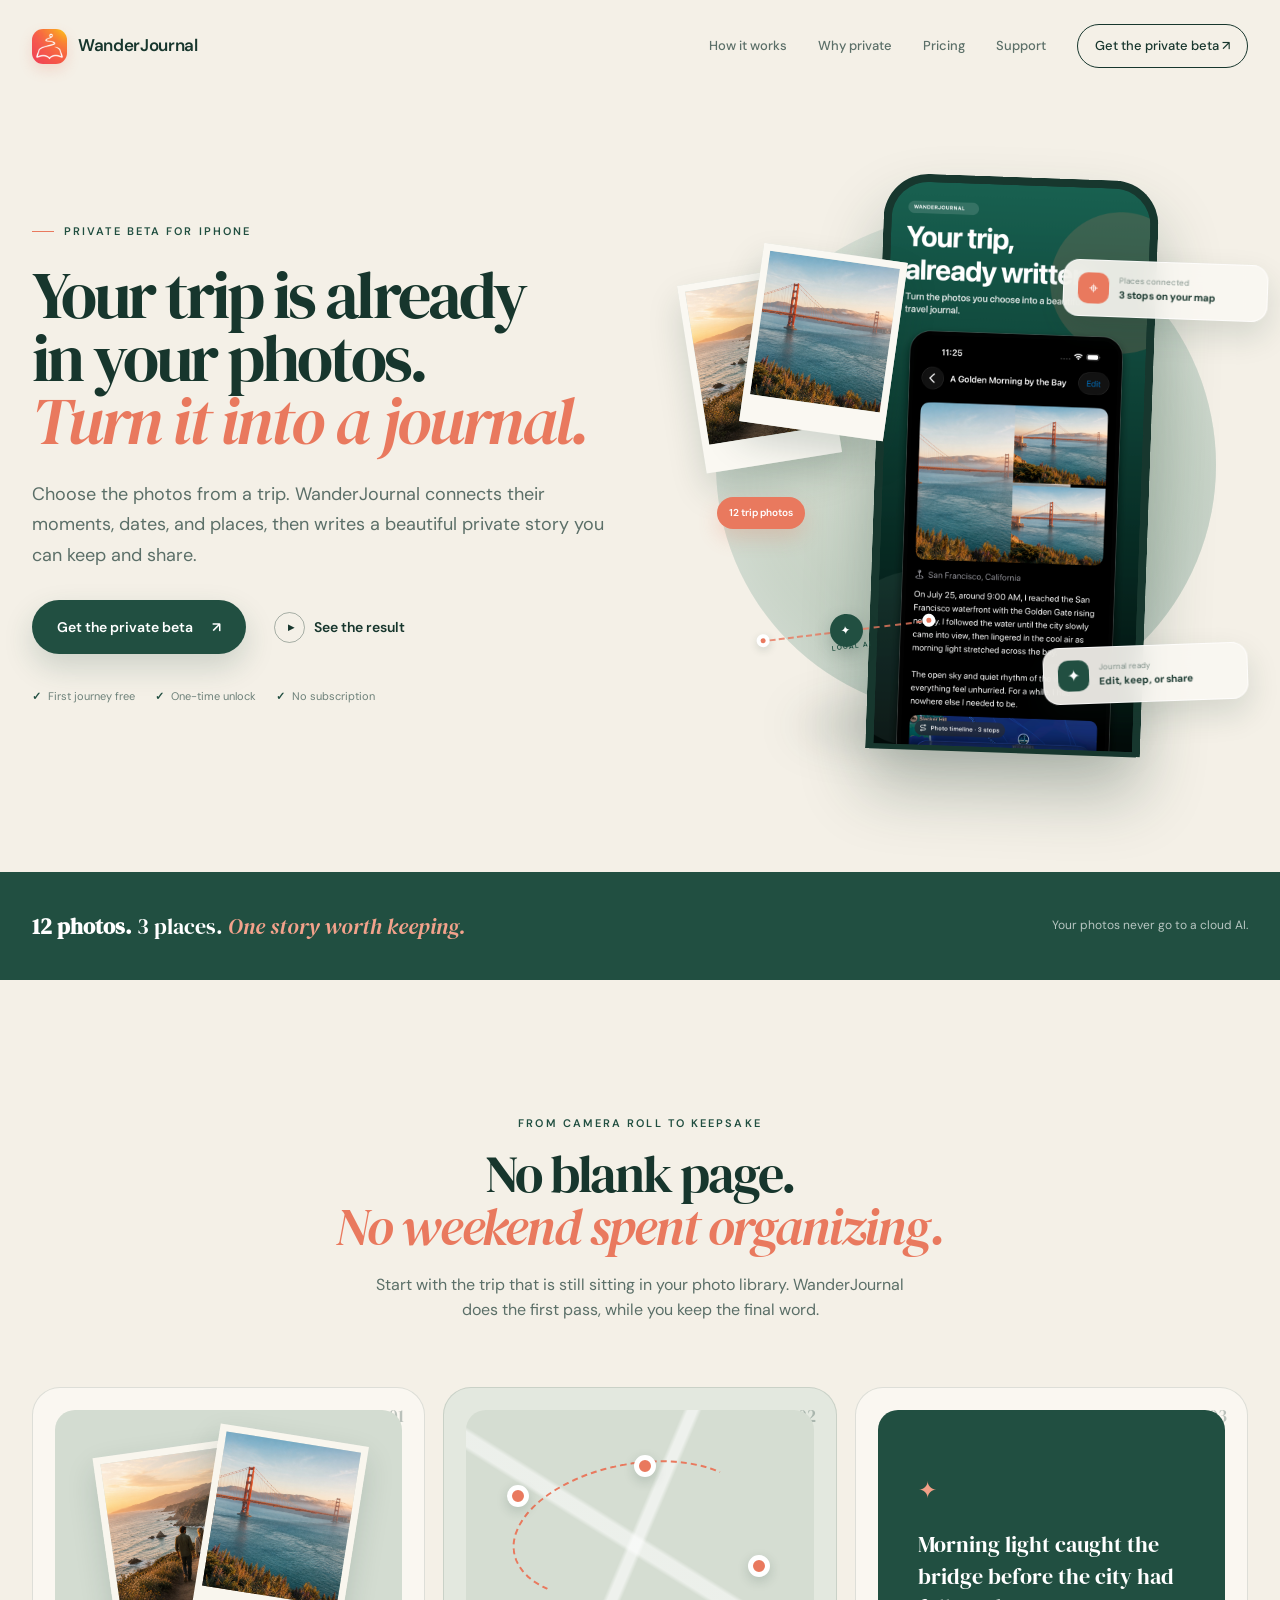
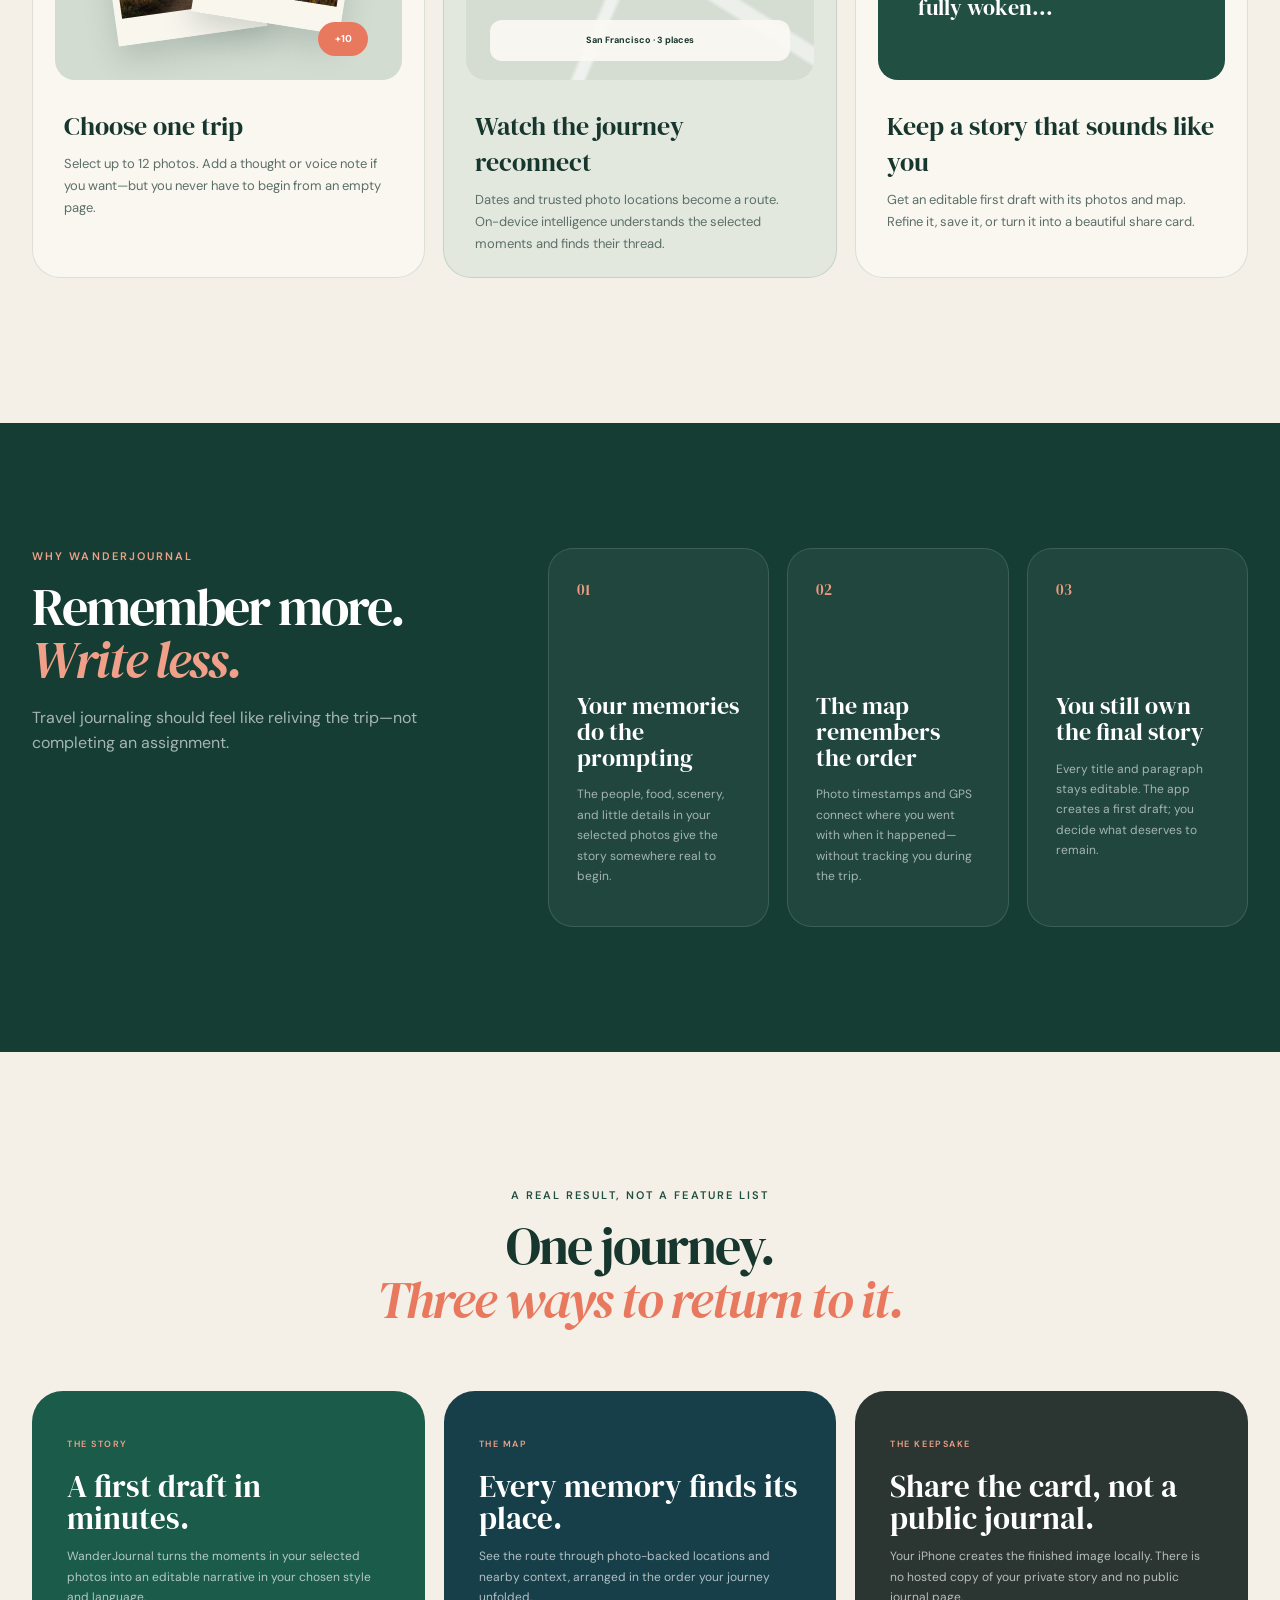
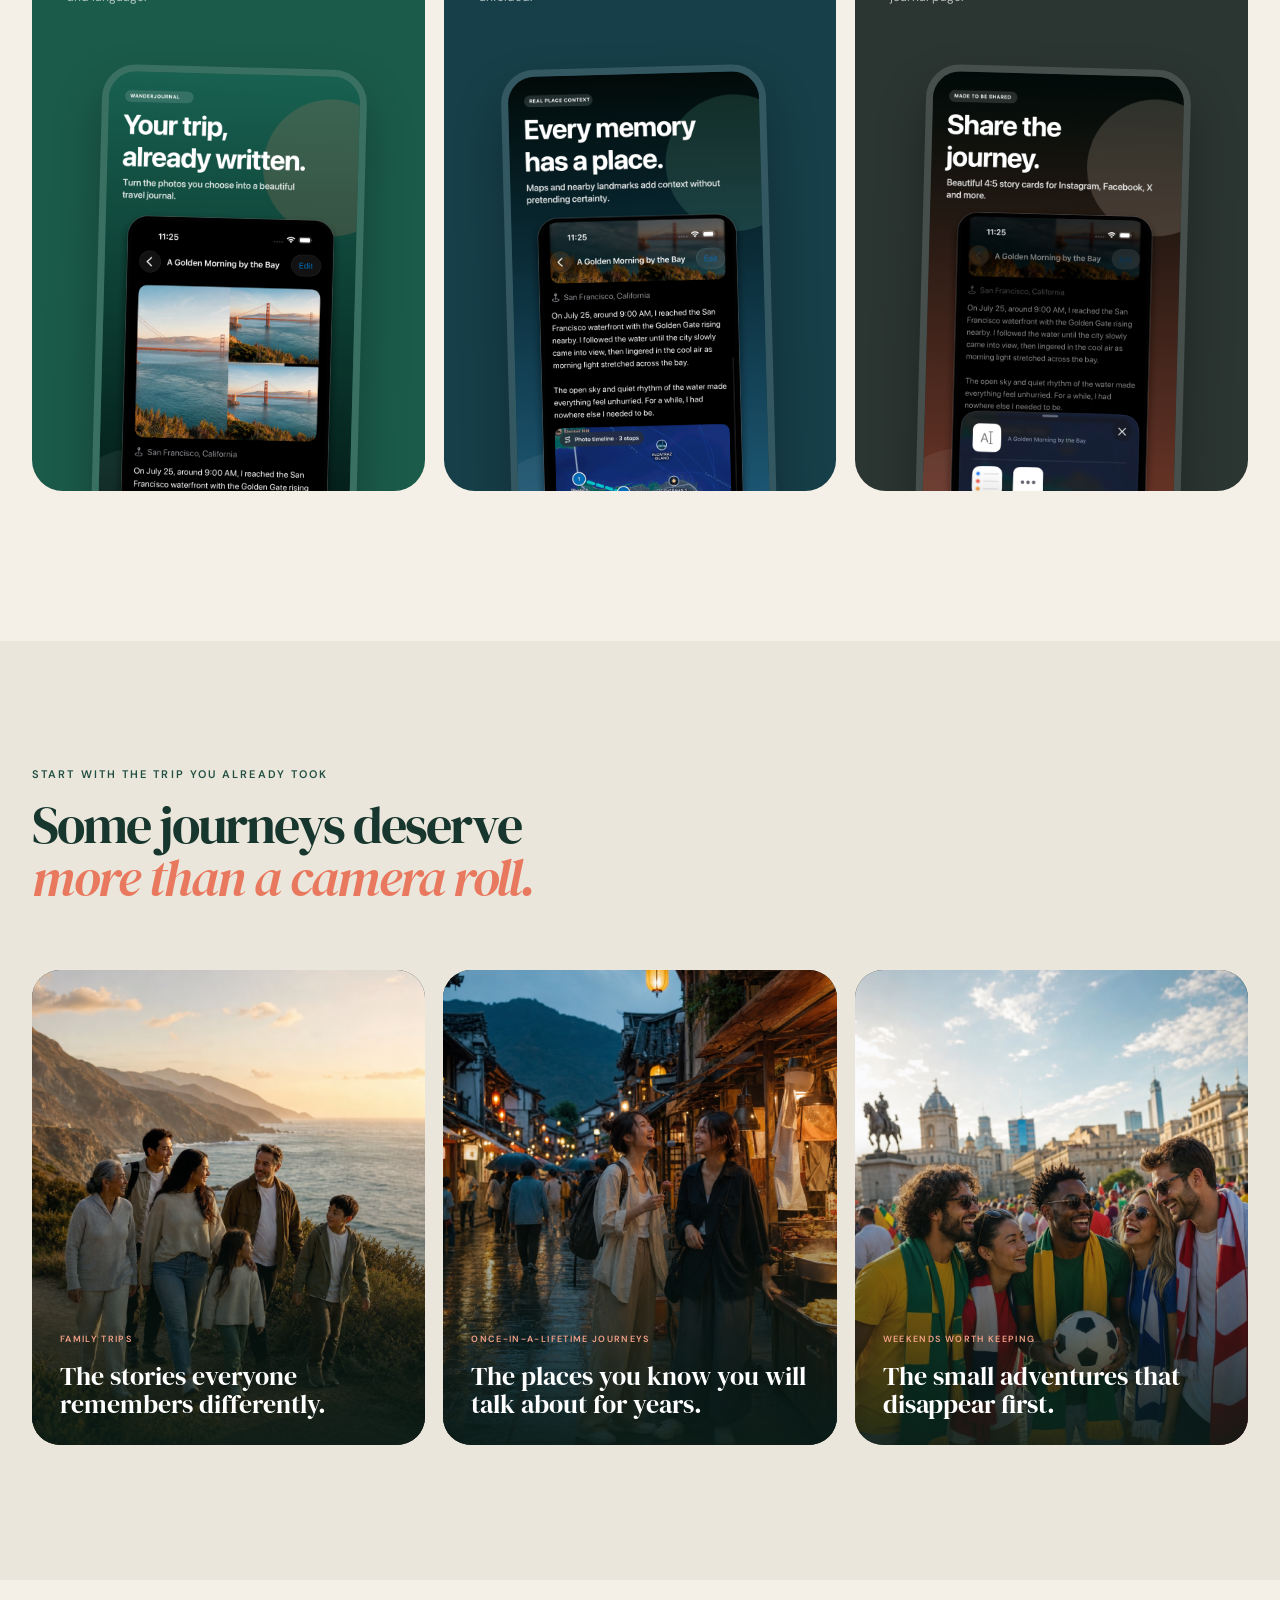
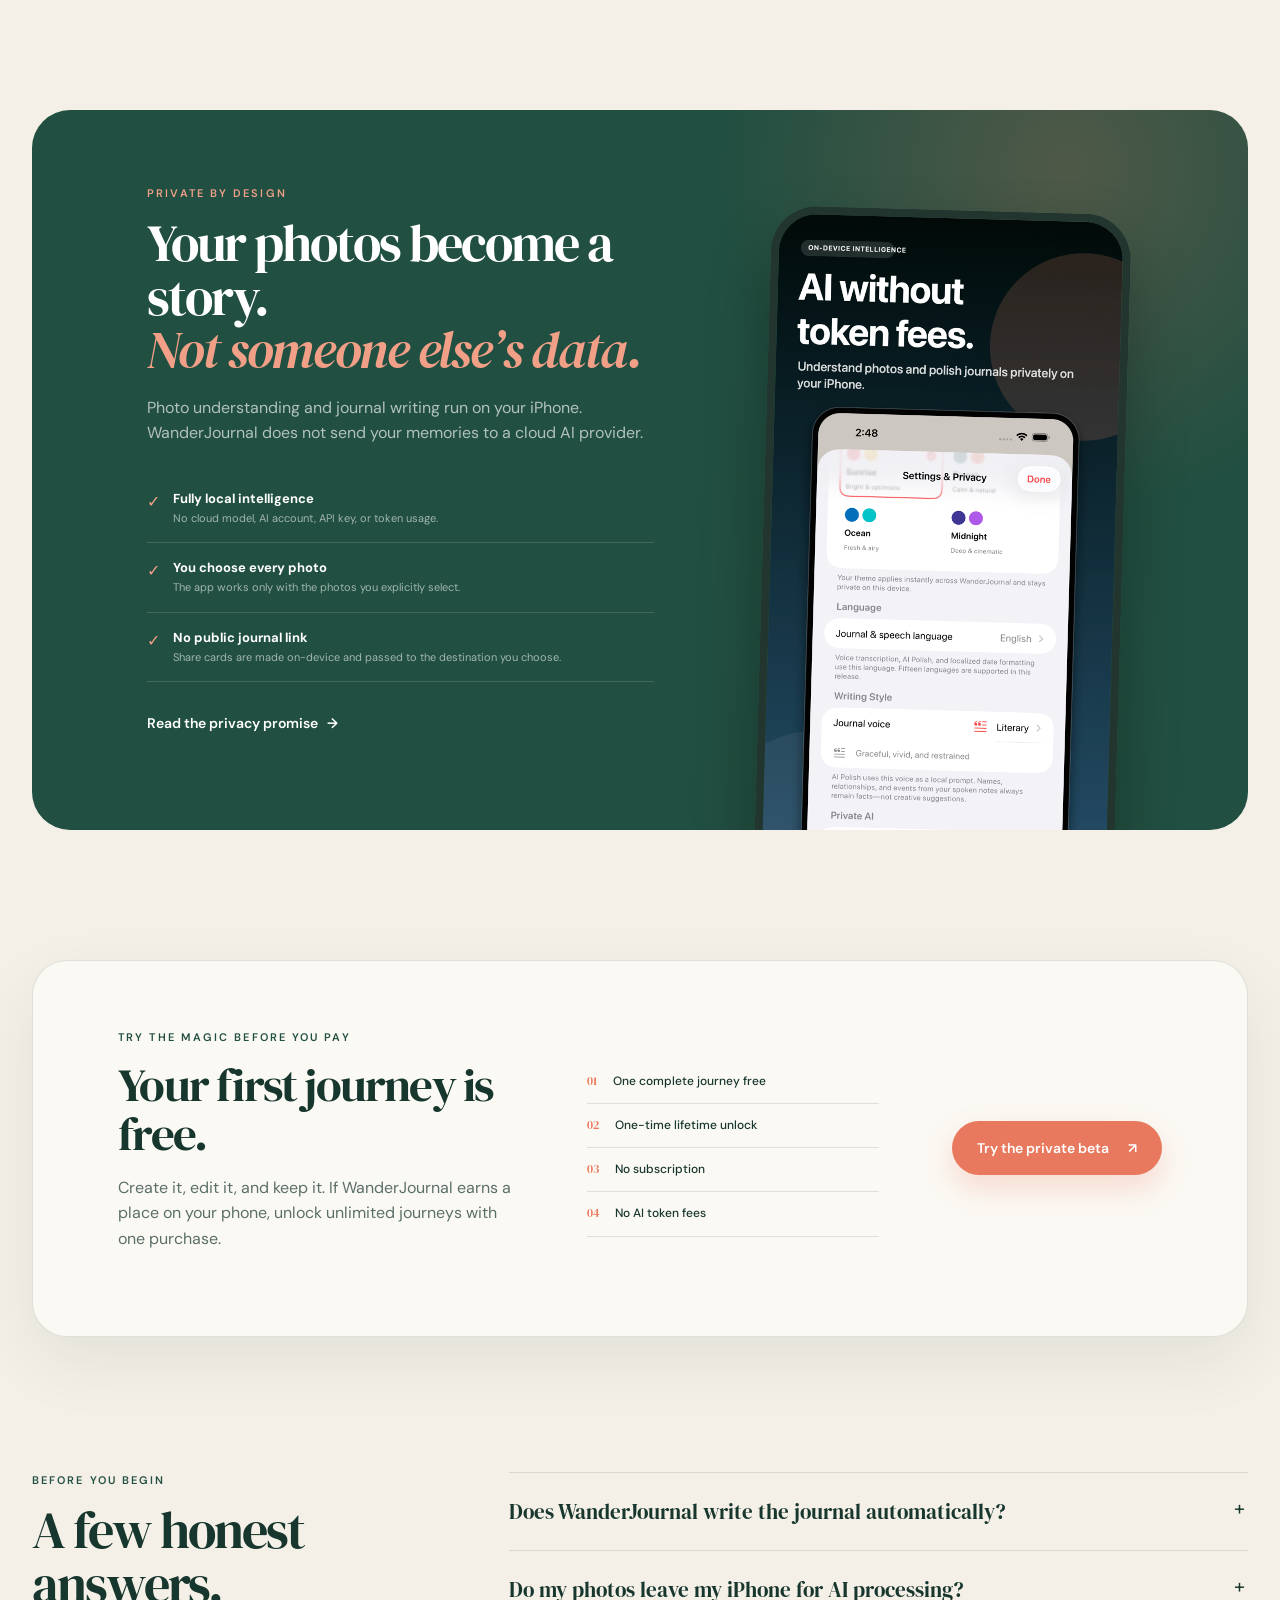
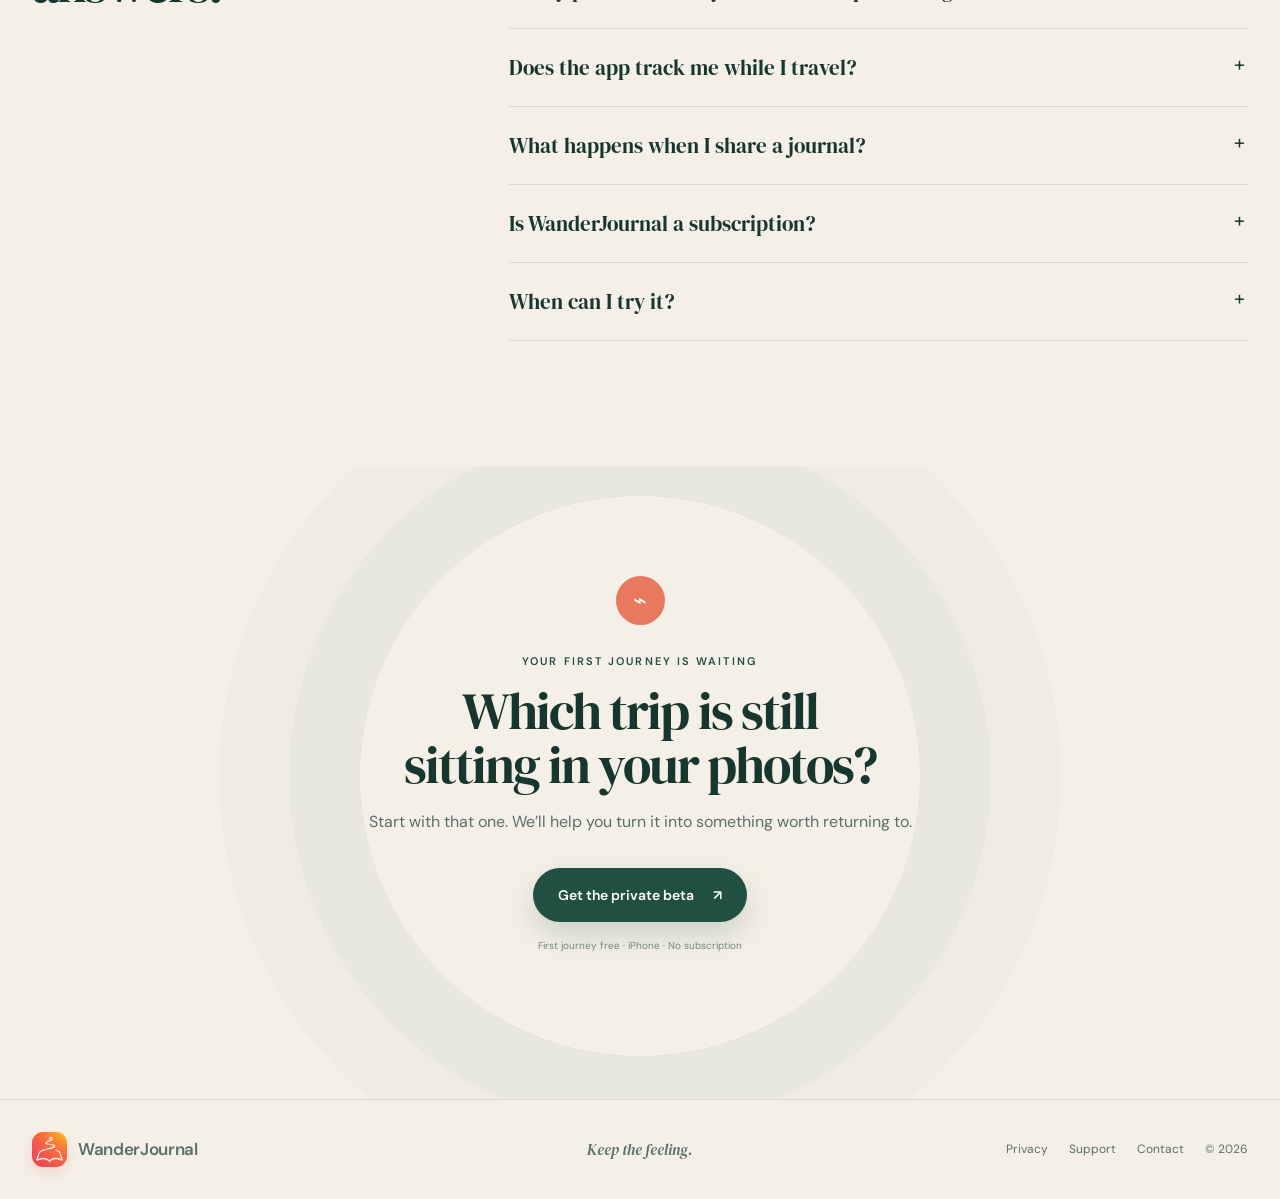
<file: index.html>
<!doctype html>
<html lang="en">
<head>
  <meta charset="utf-8">
  <meta name="viewport" content="width=device-width, initial-scale=1">
  <meta name="theme-color" content="#f4f0e7">
  <title>WanderJournal — Turn trip photos into a private travel journal</title>
  <meta name="description" content="Choose photos from a trip and get a beautiful, editable travel journal with its places and map—created privately on your iPhone.">
  <link rel="canonical" href="https://wanderjournal.easynet.world/">
  <meta property="og:type" content="website">
  <meta property="og:title" content="Your trip is already in your photos.">
  <meta property="og:description" content="Turn trip photos into a beautiful private journal in minutes—with local AI on your iPhone.">
  <meta property="og:url" content="https://wanderjournal.easynet.world/">
  <meta property="og:image" content="https://wanderjournal.easynet.world/assets/wanderjournal-social-card.png">
  <meta property="og:image:width" content="1536">
  <meta property="og:image:height" content="1024">
  <meta name="twitter:card" content="summary_large_image">
  <meta name="twitter:title" content="Your trip is already in your photos.">
  <meta name="twitter:description" content="Turn trip photos into a beautiful private journal in minutes—with local AI on your iPhone.">
  <meta name="twitter:image" content="https://wanderjournal.easynet.world/assets/wanderjournal-social-card.png">
  <link rel="icon" href="assets/app-icon.png">
  <link rel="stylesheet" href="styles.css">
  <script type="application/ld+json">
    {"@context":"https://schema.org","@type":"SoftwareApplication","name":"WanderJournal","applicationCategory":"LifestyleApplication","operatingSystem":"iOS 17 or later","description":"A private iPhone app that turns selected trip photos, their dates and trusted locations into editable travel journals with maps.","url":"https://wanderjournal.easynet.world/"}
  </script>
</head>
<body class="home">
  <header class="site-header">
    <a class="brand" href="./" aria-label="WanderJournal home">
      <img class="brand-icon" src="assets/app-icon.png" alt="">
      <span>WanderJournal</span>
    </a>
    <nav aria-label="Main navigation">
      <a href="#how-it-works">How it works</a>
      <a href="#privacy">Why private</a>
      <a href="#pricing">Pricing</a>
      <a href="support/">Support</a>
      <a class="nav-cta" href="mailto:info@easynet.world?subject=WanderJournal%20private%20beta&body=I%27d%20like%20to%20try%20WanderJournal.%0A%0AMy%20iPhone%20model%3A%20">Get the private beta <span aria-hidden="true">↗</span></a>
    </nav>
  </header>

  <main>
    <section class="hero" aria-labelledby="hero-title">
      <div class="hero-copy">
        <p class="eyebrow"><span></span> Private beta for iPhone</p>
        <h1 id="hero-title">Your trip is already<br>in your photos.<br><em>Turn it into a journal.</em></h1>
        <p class="hero-lead">Choose the photos from a trip. WanderJournal connects their moments, dates, and places, then writes a beautiful private story you can keep and share.</p>
        <div class="hero-actions">
          <a class="button button-primary" href="mailto:info@easynet.world?subject=WanderJournal%20private%20beta&body=I%27d%20like%20to%20try%20WanderJournal.%0A%0AMy%20iPhone%20model%3A%20">Get the private beta <span aria-hidden="true">↗</span></a>
          <a class="text-link" href="#journey"><span class="play" aria-hidden="true">▶</span> See the result</a>
        </div>
        <div class="risk-reversal" aria-label="Offer highlights">
          <span><b aria-hidden="true">✓</b> First journey free</span>
          <span><b aria-hidden="true">✓</b> One-time unlock</span>
          <span><b aria-hidden="true">✓</b> No subscription</span>
        </div>
      </div>

      <div class="hero-proof" aria-label="Trip photos becoming a completed WanderJournal story">
        <div class="proof-glow"></div>
        <div class="input-stack">
          <div class="input-photo input-photo-one"><img src="assets/coastal-journey.jpg" alt="A coastal moment selected from a trip"></div>
          <div class="input-photo input-photo-two"><img src="assets/golden-gate.jpg" alt="Golden Gate Bridge selected from the same trip"></div>
          <span class="input-count">12 trip photos</span>
        </div>
        <div class="proof-route" aria-hidden="true">
          <span class="route-dot"></span><i></i><span class="route-spark">✦</span><i></i><span class="route-dot"></span>
          <small>LOCAL AI</small>
        </div>
        <figure class="result-phone">
          <img src="assets/01-your-trip-already-written.png" alt="A completed WanderJournal story created from San Francisco trip photos" fetchpriority="high">
        </figure>
        <div class="proof-note proof-note-top"><span>⌖</span><div><small>Places connected</small><strong>3 stops on your map</strong></div></div>
        <div class="proof-note proof-note-bottom"><span>✦</span><div><small>Journal ready</small><strong>Edit, keep, or share</strong></div></div>
      </div>
    </section>

    <section class="value-strip" aria-label="The WanderJournal result">
      <p><strong>12 photos.</strong> 3 places. <em>One story worth keeping.</em></p>
      <span>Your photos never go to a cloud AI.</span>
    </section>

    <section class="transformation section-shell" id="journey" aria-labelledby="transformation-title">
      <div class="section-heading">
        <p class="section-label">FROM CAMERA ROLL TO KEEPSAKE</p>
        <h2 id="transformation-title">No blank page.<br><em>No weekend spent organizing.</em></h2>
        <p>Start with the trip that is still sitting in your photo library. WanderJournal does the first pass, while you keep the final word.</p>
      </div>

      <div class="transformation-flow" id="how-it-works">
        <article class="flow-step">
          <span class="flow-index">01</span>
          <div class="flow-art photo-picker-art" aria-hidden="true">
            <img src="assets/coastal-journey.jpg" alt=""><img src="assets/golden-gate.jpg" alt=""><b>+10</b>
          </div>
          <h3>Choose one trip</h3>
          <p>Select up to 12 photos. Add a thought or voice note if you want—but you never have to begin from an empty page.</p>
        </article>
        <article class="flow-step featured">
          <span class="flow-index">02</span>
          <div class="flow-art map-art" aria-hidden="true">
            <span class="map-line"></span><i class="map-pin pin-one"></i><i class="map-pin pin-two"></i><i class="map-pin pin-three"></i>
            <b>San Francisco · 3 places</b>
          </div>
          <h3>Watch the journey reconnect</h3>
          <p>Dates and trusted photo locations become a route. On-device intelligence understands the selected moments and finds their thread.</p>
        </article>
        <article class="flow-step">
          <span class="flow-index">03</span>
          <div class="flow-art story-art" aria-hidden="true">
            <span>✦</span><p>Morning light caught the bridge before the city had fully woken...</p>
          </div>
          <h3>Keep a story that sounds like you</h3>
          <p>Get an editable first draft with its photos and map. Refine it, save it, or turn it into a beautiful share card.</p>
        </article>
      </div>
    </section>

    <section class="outcomes" aria-labelledby="outcomes-title">
      <div class="section-shell outcomes-inner">
        <div class="section-heading align-left">
          <p class="section-label">WHY WANDERJOURNAL</p>
          <h2 id="outcomes-title">Remember more.<br><em>Write less.</em></h2>
          <p>Travel journaling should feel like reliving the trip—not completing an assignment.</p>
        </div>
        <div class="outcome-grid">
          <article>
            <span>01</span><h3>Your memories do the prompting</h3>
            <p>The people, food, scenery, and little details in your selected photos give the story somewhere real to begin.</p>
          </article>
          <article>
            <span>02</span><h3>The map remembers the order</h3>
            <p>Photo timestamps and GPS connect where you went with when it happened—without tracking you during the trip.</p>
          </article>
          <article>
            <span>03</span><h3>You still own the final story</h3>
            <p>Every title and paragraph stays editable. The app creates a first draft; you decide what deserves to remain.</p>
          </article>
        </div>
      </div>
    </section>

    <section class="product-proof section-shell" aria-labelledby="product-proof-title">
      <div class="section-heading">
        <p class="section-label">A REAL RESULT, NOT A FEATURE LIST</p>
        <h2 id="product-proof-title">One journey.<br><em>Three ways to return to it.</em></h2>
      </div>
      <div class="proof-panels">
        <article class="proof-panel proof-panel-story">
          <div class="proof-panel-copy">
            <span>THE STORY</span><h3>A first draft in minutes.</h3><p>WanderJournal turns the moments in your selected photos into an editable narrative in your chosen style and language.</p>
          </div>
          <img src="assets/01-your-trip-already-written.png" alt="An editable AI-written WanderJournal travel story" loading="lazy">
        </article>
        <article class="proof-panel proof-panel-map">
          <div class="proof-panel-copy">
            <span>THE MAP</span><h3>Every memory finds its place.</h3><p>See the route through photo-backed locations and nearby context, arranged in the order your journey unfolded.</p>
          </div>
          <img src="assets/03-every-memory-has-a-place.png" alt="A WanderJournal photo timeline arranged on a map" loading="lazy">
        </article>
        <article class="proof-panel proof-panel-share">
          <div class="proof-panel-copy">
            <span>THE KEEPSAKE</span><h3>Share the card, not a public journal.</h3><p>Your iPhone creates the finished image locally. There is no hosted copy of your private story and no public journal page.</p>
          </div>
          <img src="assets/06-share-the-journey.png" alt="A locally created WanderJournal share card" loading="lazy">
        </article>
      </div>
    </section>

    <section class="use-cases" aria-labelledby="use-cases-title">
      <div class="section-shell">
        <div class="section-heading align-left use-case-heading">
          <p class="section-label">START WITH THE TRIP YOU ALREADY TOOK</p>
          <h2 id="use-cases-title">Some journeys deserve<br><em>more than a camera roll.</em></h2>
        </div>
        <div class="use-case-grid">
          <article><img src="assets/covers/pacific-family.jpg" alt="A family trip beside the Pacific coast" loading="lazy"><div><span>FAMILY TRIPS</span><h3>The stories everyone remembers differently.</h3></div></article>
          <article><img src="assets/covers/lantern-street.jpg" alt="Friends on a lantern-lit historic street" loading="lazy"><div><span>ONCE-IN-A-LIFETIME JOURNEYS</span><h3>The places you know you will talk about for years.</h3></div></article>
          <article><img src="assets/covers/football-summer.jpg" alt="Friends celebrating at a summer football festival" loading="lazy"><div><span>WEEKENDS WORTH KEEPING</span><h3>The small adventures that disappear first.</h3></div></article>
        </div>
      </div>
    </section>

    <section class="privacy-section section-shell" id="privacy" aria-labelledby="privacy-title">
      <div class="privacy-copy">
        <p class="section-label">PRIVATE BY DESIGN</p>
        <h2 id="privacy-title">Your photos become a story.<br><em>Not someone else’s data.</em></h2>
        <p>Photo understanding and journal writing run on your iPhone. WanderJournal does not send your memories to a cloud AI provider.</p>
        <ul>
          <li><span>✓</span><div><strong>Fully local intelligence</strong><small>No cloud model, AI account, API key, or token usage.</small></div></li>
          <li><span>✓</span><div><strong>You choose every photo</strong><small>The app works only with the photos you explicitly select.</small></div></li>
          <li><span>✓</span><div><strong>No public journal link</strong><small>Share cards are made on-device and passed to the destination you choose.</small></div></li>
        </ul>
        <a class="text-link light" href="privacy/">Read the privacy promise <span aria-hidden="true">→</span></a>
      </div>
      <figure class="privacy-device">
        <img src="assets/05-ai-without-token-fees.png" alt="WanderJournal settings explaining its private on-device AI" loading="lazy">
      </figure>
    </section>

    <section class="pricing section-shell" id="pricing" aria-labelledby="pricing-title">
      <div class="pricing-card">
        <div>
          <p class="section-label">TRY THE MAGIC BEFORE YOU PAY</p>
          <h2 id="pricing-title">Your first journey is free.</h2>
          <p>Create it, edit it, and keep it. If WanderJournal earns a place on your phone, unlock unlimited journeys with one purchase.</p>
        </div>
        <ul>
          <li><span>01</span> One complete journey free</li>
          <li><span>02</span> One-time lifetime unlock</li>
          <li><span>03</span> No subscription</li>
          <li><span>04</span> No AI token fees</li>
        </ul>
        <a class="button button-coral" href="mailto:info@easynet.world?subject=WanderJournal%20private%20beta&body=I%27d%20like%20to%20try%20WanderJournal.%0A%0AMy%20iPhone%20model%3A%20">Try the private beta <span aria-hidden="true">↗</span></a>
      </div>
    </section>

    <section class="faq section-shell" aria-labelledby="faq-title">
      <div class="section-heading align-left faq-heading">
        <p class="section-label">BEFORE YOU BEGIN</p>
        <h2 id="faq-title">A few honest answers.</h2>
      </div>
      <div class="faq-list">
        <details><summary>Does WanderJournal write the journal automatically?</summary><p>Yes. Choose up to 12 photos and optionally add a note or voice memory. The app creates an editable first draft using the content, dates, and trusted locations in those photos.</p></details>
        <details><summary>Do my photos leave my iPhone for AI processing?</summary><p>No. Photo understanding and journal writing run on your device. WanderJournal does not send your selected photos or journal text to a cloud AI provider.</p></details>
        <details><summary>Does the app track me while I travel?</summary><p>No. The route is built from GPS metadata already embedded in the photos you select. If a photo has no trusted location, WanderJournal does not invent one.</p></details>
        <details><summary>What happens when I share a journal?</summary><p>WanderJournal creates a share card image locally and hands it to the iOS share sheet. It does not upload your journal to create a public webpage.</p></details>
        <details><summary>Is WanderJournal a subscription?</summary><p>No. Your first complete journey is free. Unlimited journeys are available through a one-time lifetime unlock.</p></details>
        <details><summary>When can I try it?</summary><p>WanderJournal is preparing for private iPhone beta testing. Request an invite and include your iPhone model so we can match you with the right build.</p></details>
      </div>
    </section>

    <section class="final-cta">
      <span class="cta-mark" aria-hidden="true">⌁</span>
      <p class="section-label">YOUR FIRST JOURNEY IS WAITING</p>
      <h2>Which trip is still<br>sitting in your photos?</h2>
      <p>Start with that one. We’ll help you turn it into something worth returning to.</p>
      <a class="button button-primary" href="mailto:info@easynet.world?subject=WanderJournal%20private%20beta&body=I%27d%20like%20to%20try%20WanderJournal.%0A%0AMy%20iPhone%20model%3A%20">Get the private beta <span aria-hidden="true">↗</span></a>
      <small>First journey free · iPhone · No subscription</small>
    </section>
  </main>

  <footer class="site-footer">
    <a class="brand" href="./"><img class="brand-icon" src="assets/app-icon.png" alt=""><span>WanderJournal</span></a>
    <p>Keep the feeling.</p>
    <div><a href="privacy/">Privacy</a><a href="support/">Support</a><a href="mailto:info@easynet.world">Contact</a><span>© 2026</span></div>
  </footer>

  <a class="mobile-cta" href="mailto:info@easynet.world?subject=WanderJournal%20private%20beta&body=I%27d%20like%20to%20try%20WanderJournal.%0A%0AMy%20iPhone%20model%3A%20">Get the private beta <span aria-hidden="true">↗</span></a>
</body>
</html>
</file>
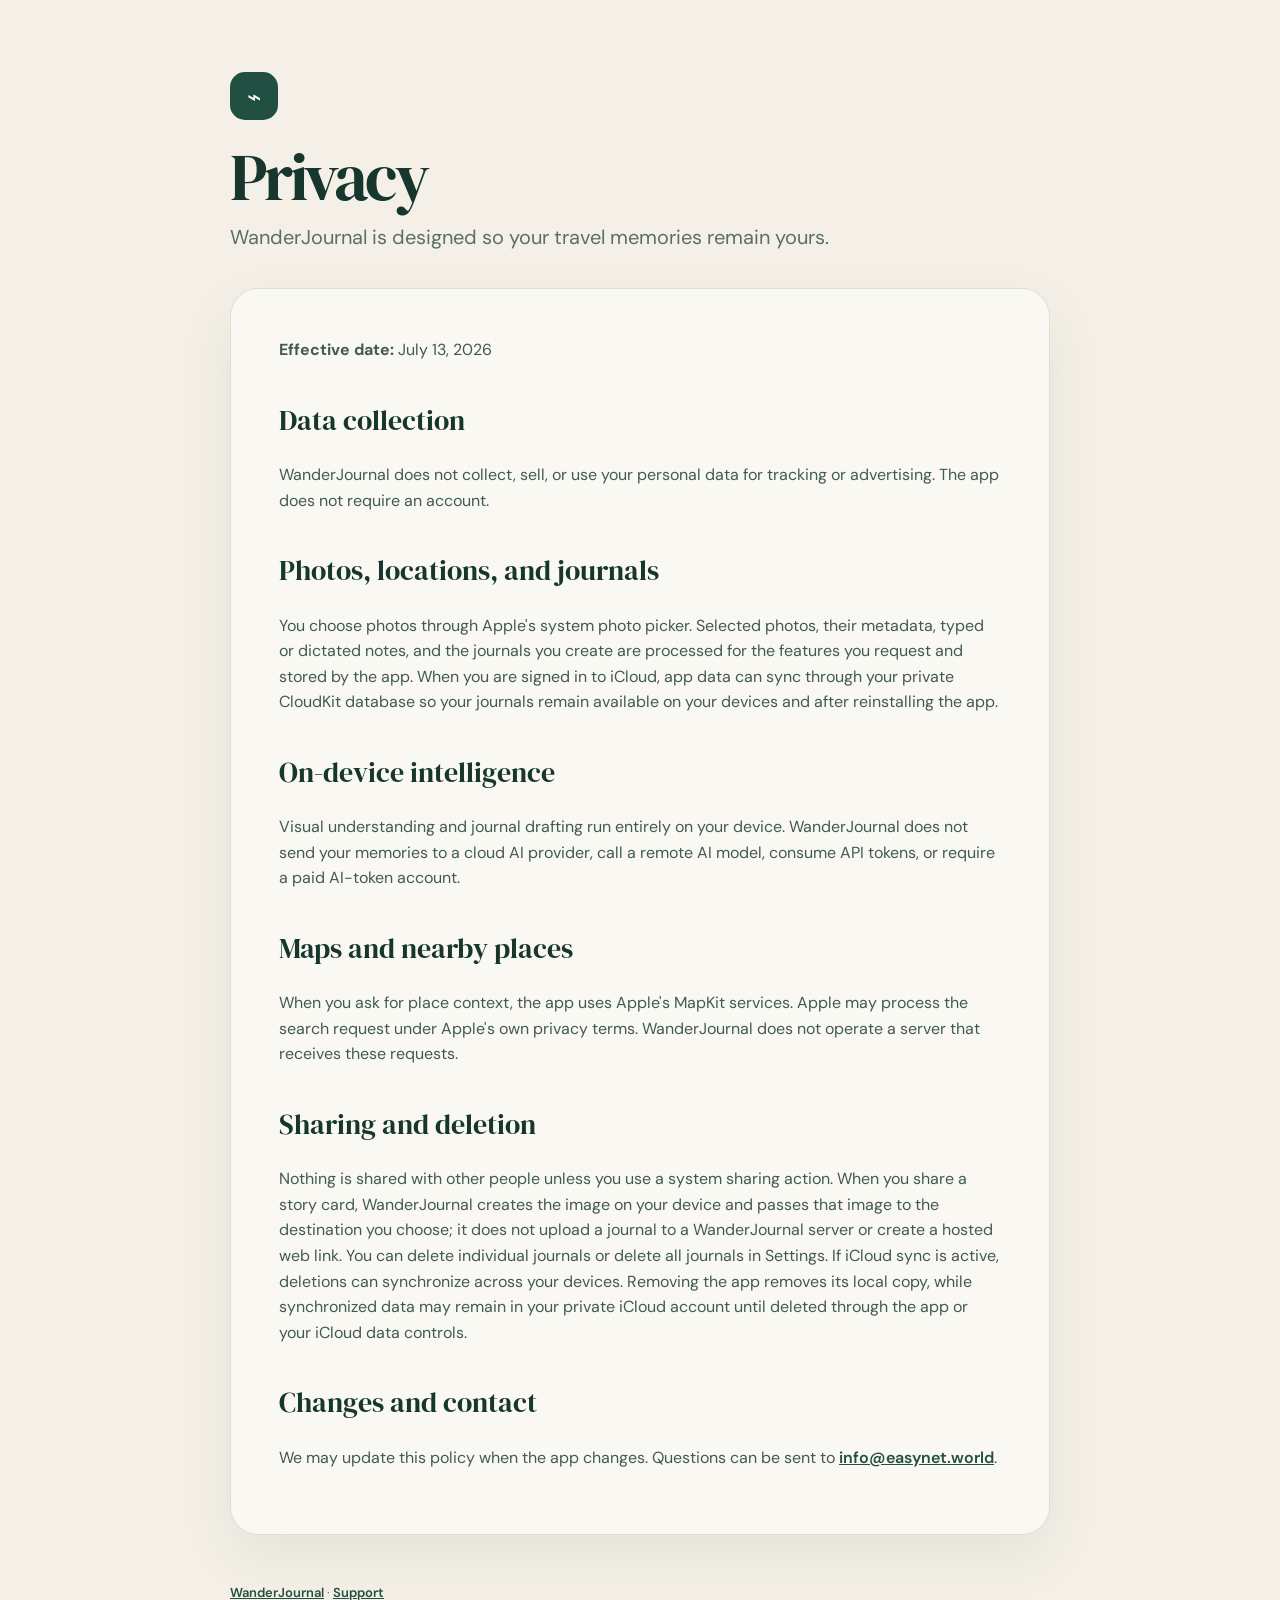
<file: privacy/index.html>
<!doctype html>
<html lang="en">
<head>
  <meta charset="utf-8">
  <meta name="viewport" content="width=device-width, initial-scale=1">
  <title>Privacy — WanderJournal</title>
  <link rel="stylesheet" href="../styles.css">
</head>
<body><main>
  <div class="mark" aria-hidden="true">⌁</div>
  <h1>Privacy</h1>
  <p class="lead">WanderJournal is designed so your travel memories remain yours.</p>
  <section class="card">
    <p><strong>Effective date:</strong> July 13, 2026</p>
    <h2>Data collection</h2>
    <p>WanderJournal does not collect, sell, or use your personal data for tracking or advertising. The app does not require an account.</p>
    <h2>Photos, locations, and journals</h2>
    <p>You choose photos through Apple's system photo picker. Selected photos, their metadata, typed or dictated notes, and the journals you create are processed for the features you request and stored by the app. When you are signed in to iCloud, app data can sync through your private CloudKit database so your journals remain available on your devices and after reinstalling the app.</p>
    <h2>On-device intelligence</h2>
    <p>Visual understanding and journal drafting run entirely on your device. WanderJournal does not send your memories to a cloud AI provider, call a remote AI model, consume API tokens, or require a paid AI-token account.</p>
    <h2>Maps and nearby places</h2>
    <p>When you ask for place context, the app uses Apple's MapKit services. Apple may process the search request under Apple's own privacy terms. WanderJournal does not operate a server that receives these requests.</p>
    <h2>Sharing and deletion</h2>
    <p>Nothing is shared with other people unless you use a system sharing action. When you share a story card, WanderJournal creates the image on your device and passes that image to the destination you choose; it does not upload a journal to a WanderJournal server or create a hosted web link. You can delete individual journals or delete all journals in Settings. If iCloud sync is active, deletions can synchronize across your devices. Removing the app removes its local copy, while synchronized data may remain in your private iCloud account until deleted through the app or your iCloud data controls.</p>
    <h2>Changes and contact</h2>
    <p>We may update this policy when the app changes. Questions can be sent to <a href="mailto:info@easynet.world">info@easynet.world</a>.</p>
  </section>
  <footer><a href="../">WanderJournal</a> · <a href="../support/">Support</a></footer>
</main></body>
</html>
</file>
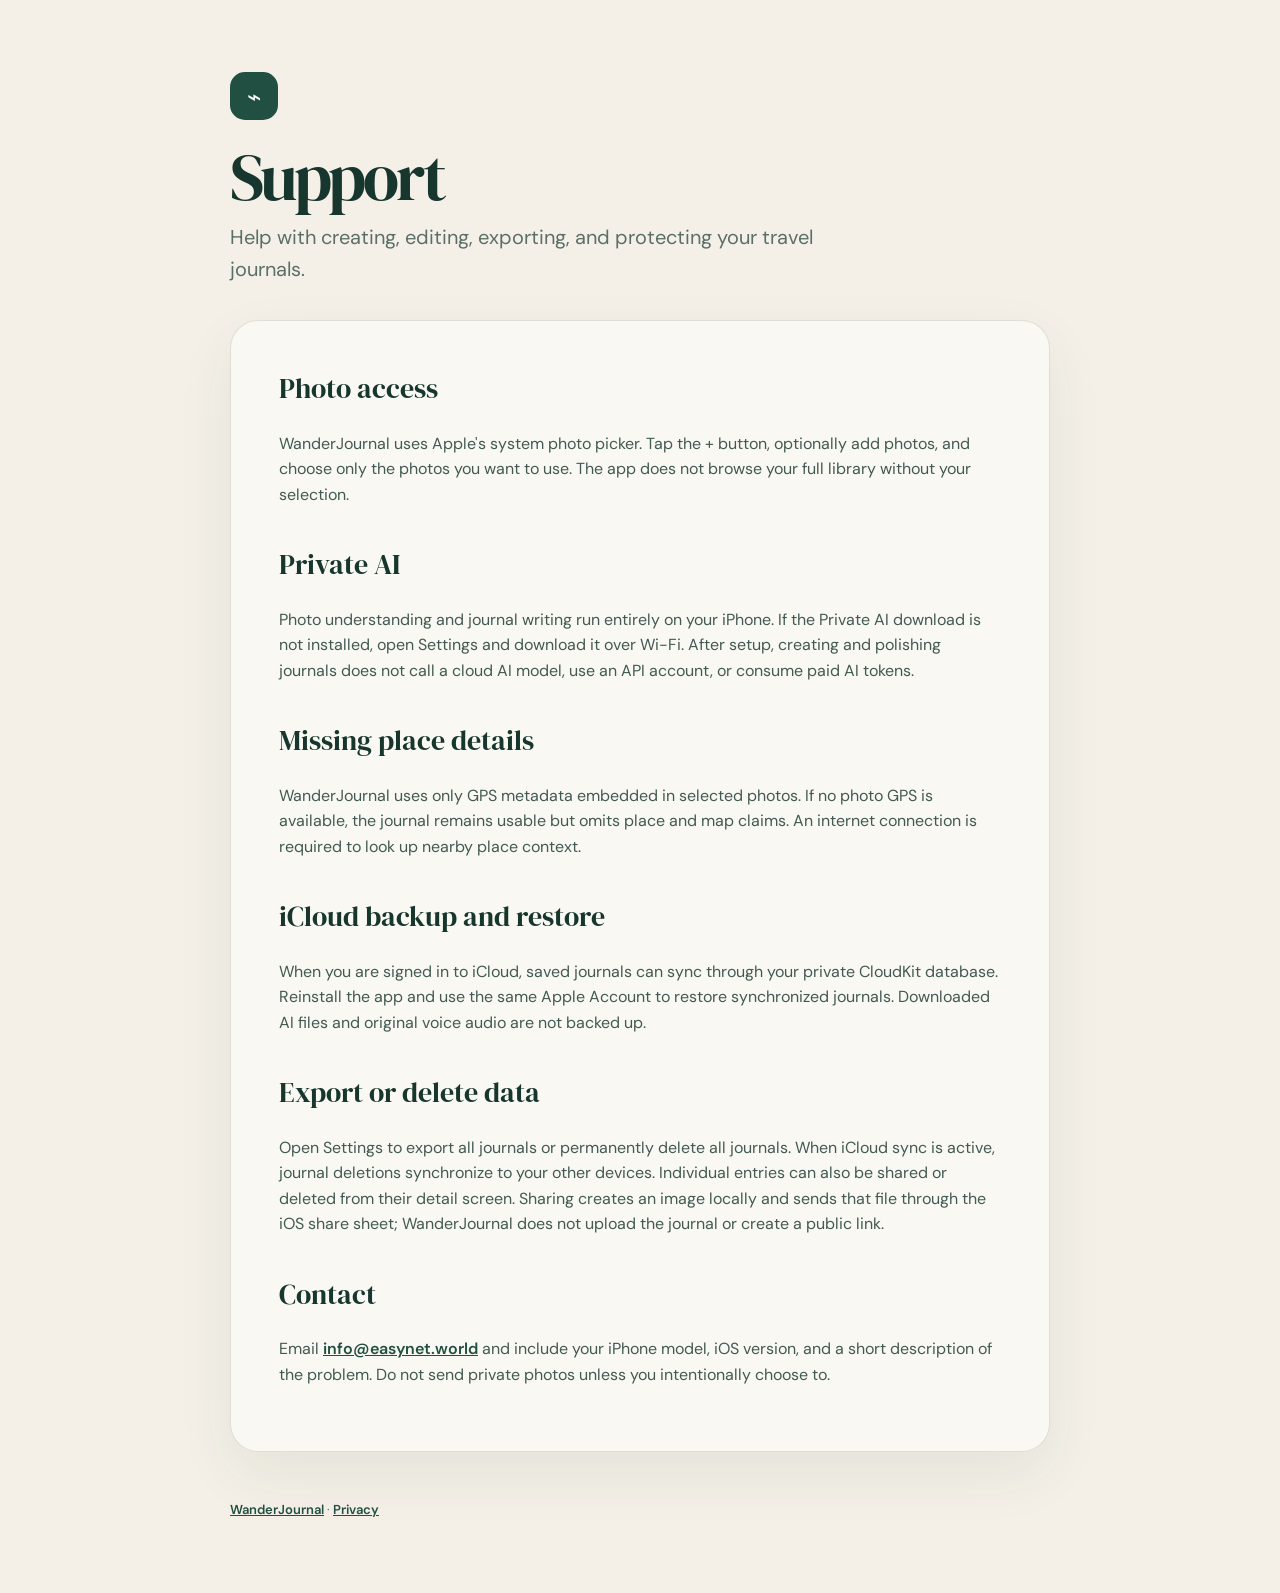
<file: support/index.html>
<!doctype html>
<html lang="en">
<head>
  <meta charset="utf-8">
  <meta name="viewport" content="width=device-width, initial-scale=1">
  <title>Support — WanderJournal</title>
  <link rel="stylesheet" href="../styles.css">
</head>
<body><main>
  <div class="mark" aria-hidden="true">⌁</div>
  <h1>Support</h1>
  <p class="lead">Help with creating, editing, exporting, and protecting your travel journals.</p>
  <section class="card">
    <h2>Photo access</h2>
    <p>WanderJournal uses Apple's system photo picker. Tap the + button, optionally add photos, and choose only the photos you want to use. The app does not browse your full library without your selection.</p>
    <h2>Private AI</h2>
    <p>Photo understanding and journal writing run entirely on your iPhone. If the Private AI download is not installed, open Settings and download it over Wi-Fi. After setup, creating and polishing journals does not call a cloud AI model, use an API account, or consume paid AI tokens.</p>
    <h2>Missing place details</h2>
    <p>WanderJournal uses only GPS metadata embedded in selected photos. If no photo GPS is available, the journal remains usable but omits place and map claims. An internet connection is required to look up nearby place context.</p>
    <h2>iCloud backup and restore</h2>
    <p>When you are signed in to iCloud, saved journals can sync through your private CloudKit database. Reinstall the app and use the same Apple Account to restore synchronized journals. Downloaded AI files and original voice audio are not backed up.</p>
    <h2>Export or delete data</h2>
    <p>Open Settings to export all journals or permanently delete all journals. When iCloud sync is active, journal deletions synchronize to your other devices. Individual entries can also be shared or deleted from their detail screen. Sharing creates an image locally and sends that file through the iOS share sheet; WanderJournal does not upload the journal or create a public link.</p>
    <h2>Contact</h2>
    <p>Email <a href="mailto:info@easynet.world">info@easynet.world</a> and include your iPhone model, iOS version, and a short description of the problem. Do not send private photos unless you intentionally choose to.</p>
  </section>
  <footer><a href="../">WanderJournal</a> · <a href="../privacy/">Privacy</a></footer>
</main></body>
</html>
</file>
<file: styles.css>
@import url('https://fonts.googleapis.com/css2?family=DM+Sans:wght@400;500;600&family=DM+Serif+Display:ital@0;1&display=swap');

:root {
  color-scheme: light;
  --canvas: #f4f0e7;
  --paper: #fbf9f4;
  --ink: #17362d;
  --ink-soft: #5b6f68;
  --moss: #214f41;
  --moss-deep: #153d33;
  --sage: #aebcaf;
  --coral: #e9795e;
  --line: rgba(23,54,45,.13);
  --serif: "DM Serif Display", Georgia, serif;
  --sans: "DM Sans", -apple-system, BlinkMacSystemFont, "Segoe UI", sans-serif;
}

* { box-sizing: border-box; }
html { scroll-behavior: smooth; }
body { margin: 0; color: var(--ink); background: var(--canvas); font: 16px/1.6 var(--sans); }
img { max-width: 100%; }
a { color: inherit; }
h1, h2, h3, p { margin-top: 0; }
.section-shell { width: min(1240px, calc(100% - 64px)); margin-inline: auto; }

.site-header {
  width: min(1240px, calc(100% - 64px));
  height: 92px;
  margin: 0 auto;
  display: flex;
  align-items: center;
  justify-content: space-between;
  position: relative;
  z-index: 20;
}
.brand { display: inline-flex; align-items: center; gap: 11px; font-size: 17px; font-weight: 600; text-decoration: none; letter-spacing: -.02em; }
.brand-icon { width: 35px; height: 35px; border-radius: 11px; box-shadow: 0 6px 14px rgba(233,121,94,.2); }
nav { display: flex; align-items: center; gap: 31px; font-size: 13px; font-weight: 500; }
nav a { text-decoration: none; }
nav > a:not(.nav-cta) { color: var(--ink-soft); transition: color .2s ease; }
nav > a:not(.nav-cta):hover { color: var(--ink); }
.nav-cta { padding: 11px 17px; border: 1px solid var(--ink); border-radius: 999px; }

.hero {
  width: min(1240px, calc(100% - 64px));
  min-height: 720px;
  margin: 0 auto;
  padding: 65px 0 100px;
  display: grid;
  grid-template-columns: 1.03fr .97fr;
  align-items: center;
  gap: 54px;
}
.hero-copy { position: relative; z-index: 4; }
.eyebrow, .section-label { color: var(--moss); font-size: 11px; font-weight: 600; letter-spacing: .19em; text-transform: uppercase; }
.eyebrow { display: flex; align-items: center; gap: 10px; }
.eyebrow span { width: 22px; height: 1px; background: var(--coral); }
h1 { max-width: 730px; margin: 23px 0 25px; font: 400 clamp(54px, 5.15vw, 75px)/.96 var(--serif); letter-spacing: -.045em; }
h1 em, .section-heading h2 em, .privacy-copy h2 em { color: var(--coral); font-weight: 400; }
.hero-lead { max-width: 590px; margin-bottom: 30px; color: var(--ink-soft); font-size: 18px; line-height: 1.7; }
.hero-actions { display: flex; align-items: center; gap: 28px; }
.button { display: inline-flex; align-items: center; justify-content: center; gap: 19px; min-height: 54px; padding: 0 25px; border-radius: 999px; font-size: 14px; font-weight: 600; text-decoration: none; transition: transform .2s ease, box-shadow .2s ease; }
.button:hover { transform: translateY(-2px); }
.button-primary { color: white; background: var(--moss); box-shadow: 0 13px 30px rgba(30,73,59,.18); }
.button-coral { color: white; background: var(--coral); box-shadow: 0 13px 30px rgba(233,121,94,.24); }
.text-link { display: inline-flex; align-items: center; gap: 9px; font-size: 14px; font-weight: 600; text-decoration: none; }
.play { display: grid; place-items: center; width: 31px; height: 31px; padding-left: 2px; border: 1px solid rgba(23,54,45,.35); border-radius: 50%; font-size: 8px; }
.risk-reversal { display: flex; flex-wrap: wrap; gap: 20px; margin-top: 34px; color: #6d8079; font-size: 11px; }
.risk-reversal span { display: inline-flex; align-items: center; gap: 7px; }
.risk-reversal b { color: var(--moss); }

.hero-proof { min-height: 615px; position: relative; display: grid; place-items: center; isolation: isolate; }
.proof-glow { position: absolute; width: 500px; height: 500px; border-radius: 50%; background: radial-gradient(circle at 36% 30%, #dfe5d9, #bdcbbd 68%, #a8b8ab); box-shadow: inset 0 0 80px rgba(255,255,255,.4); z-index: -4; }
.hero-proof::after { content: ""; position: absolute; bottom: 25px; width: 340px; height: 44px; border-radius: 50%; background: rgba(25,52,44,.17); filter: blur(22px); z-index: -2; }
.result-phone { width: 275px; height: 576px; margin: 0 0 0 92px; overflow: hidden; border: 8px solid #17372e; border-bottom: 0; border-radius: 45px 45px 0 0; background: #17372e; box-shadow: 0 38px 65px rgba(23,54,45,.29); transform: rotate(2deg); }
.result-phone img { width: 100%; display: block; border-radius: 35px 35px 0 0; }
.input-stack { position: absolute; left: 7px; top: 95px; width: 205px; height: 305px; z-index: 3; }
.input-photo { position: absolute; overflow: hidden; border: 7px solid #faf8f2; border-bottom-width: 28px; background: #d7ddd5; box-shadow: 0 18px 35px rgba(23,54,45,.18); }
.input-photo img { width: 100%; height: 100%; display: block; object-fit: cover; }
.input-photo-one { width: 137px; height: 190px; left: 0; top: 22px; transform: rotate(-9deg); }
.input-photo-two { width: 145px; height: 180px; right: 0; top: 0; transform: rotate(8deg); }
.input-count { position: absolute; left: 26px; bottom: 28px; padding: 8px 12px; border-radius: 99px; color: white; background: var(--coral); box-shadow: 0 9px 20px rgba(233,121,94,.24); font-size: 10px; font-weight: 600; }
.proof-route { position: absolute; left: 72px; bottom: 125px; width: 180px; display: flex; align-items: center; z-index: 4; transform: rotate(-7deg); }
.proof-route i { flex: 1; border-top: 2px dashed rgba(233,121,94,.8); }
.proof-route span { display: grid; place-items: center; flex: 0 0 auto; }
.route-dot { width: 13px; height: 13px; border: 4px solid white; border-radius: 50%; background: var(--coral); box-shadow: 0 3px 9px rgba(23,54,45,.16); }
.route-spark { width: 33px; height: 33px; border-radius: 50%; color: white; background: var(--moss); box-shadow: 0 7px 18px rgba(23,54,45,.23); font-size: 12px; }
.proof-route small { position: absolute; left: 74px; top: 27px; color: var(--moss); font-size: 7px; font-weight: 600; letter-spacing: .15em; }
.proof-note { position: absolute; z-index: 5; display: flex; align-items: center; gap: 10px; min-width: 205px; padding: 12px 14px; border: 1px solid rgba(255,255,255,.7); border-radius: 16px; background: rgba(250,248,242,.9); box-shadow: 0 14px 32px rgba(23,54,45,.14); backdrop-filter: blur(12px); }
.proof-note > span { display: grid; place-items: center; width: 31px; height: 31px; border-radius: 10px; color: white; background: var(--coral); }
.proof-note div { display: flex; flex-direction: column; }
.proof-note small { color: #7c8d86; font-size: 8px; }.proof-note strong { font-size: 10px; }
.proof-note-top { right: -20px; top: 105px; transform: rotate(2deg); }
.proof-note-bottom { right: 0; bottom: 70px; transform: rotate(-2deg); }
.proof-note-bottom > span { background: var(--moss); }

.value-strip { min-height: 108px; padding: 25px max(32px, calc((100vw - 1240px)/2)); display: flex; align-items: center; justify-content: space-between; gap: 30px; color: white; background: var(--moss); }
.value-strip p { margin: 0; font: 22px var(--serif); }.value-strip p em { color: #f2a28b; }
.value-strip > span { color: rgba(255,255,255,.68); font-size: 12px; }

.transformation { padding: 135px 0 145px; }
.section-heading { max-width: 700px; margin: 0 auto 64px; text-align: center; }
.section-heading h2, .privacy-copy h2, .pricing-card h2, .final-cta h2 { margin: 15px 0 17px; font: 400 clamp(40px,4.1vw,58px)/1.02 var(--serif); letter-spacing: -.038em; }
.section-heading > p:last-child { max-width: 560px; margin: 0 auto; color: var(--ink-soft); }
.section-heading.align-left { margin-left: 0; text-align: left; }.section-heading.align-left > p:last-child { margin-left: 0; }
.transformation-flow { display: grid; grid-template-columns: repeat(3,1fr); gap: 18px; }
.flow-step { min-height: 490px; padding: 22px; position: relative; border: 1px solid var(--line); border-radius: 28px; background: rgba(251,249,244,.78); }
.flow-step.featured { background: #e3e8df; }
.flow-index { position: absolute; top: 16px; right: 20px; color: rgba(23,54,45,.28); font: 17px var(--serif); }
.flow-art { height: 270px; position: relative; overflow: hidden; border-radius: 20px; background: #d3dcd1; }
.flow-step h3 { margin: 28px 9px 9px; font: 400 26px var(--serif); }
.flow-step > p { margin: 0 9px; color: var(--ink-soft); font-size: 13px; line-height: 1.7; }
.photo-picker-art img { position: absolute; width: 150px; height: 190px; object-fit: cover; border: 7px solid #f9f6ee; border-bottom-width: 27px; box-shadow: 0 14px 30px rgba(23,54,45,.17); }
.photo-picker-art img:first-child { left: 50px; top: 37px; transform: rotate(-8deg); }.photo-picker-art img:nth-child(2) { right: 47px; top: 24px; transform: rotate(9deg); }
.photo-picker-art b { position: absolute; right: 34px; bottom: 24px; display: grid; place-items: center; width: 50px; height: 34px; border-radius: 99px; color: white; background: var(--coral); font-size: 10px; }
.map-art { background-color: #d5ddd2; background-image: linear-gradient(32deg,transparent 47%,rgba(255,255,255,.55) 48% 51%,transparent 52%),linear-gradient(113deg,transparent 47%,rgba(255,255,255,.6) 48% 50%,transparent 51%); }
.map-line { position: absolute; left: 45px; top: 53px; width: 245px; height: 135px; border: 2px dashed var(--coral); border-color: var(--coral) transparent transparent var(--coral); border-radius: 50%; transform: rotate(-11deg); }
.map-pin { position: absolute; width: 22px; height: 22px; border: 5px solid white; border-radius: 50%; background: var(--coral); box-shadow: 0 4px 12px rgba(23,54,45,.18); }
.pin-one { left: 41px; top: 75px; }.pin-two { left: 168px; top: 45px; }.pin-three { right: 44px; top: 145px; }
.map-art b { position: absolute; left: 24px; right: 24px; bottom: 19px; padding: 13px; border-radius: 12px; background: rgba(251,249,244,.92); font-size: 9px; text-align: center; }
.story-art { padding: 62px 40px; color: white; background: var(--moss); }
.story-art span { color: #f1a087; font-size: 23px; }.story-art p { margin-top: 20px; font: 22px/1.45 var(--serif); }

.outcomes { padding: 125px 0; color: white; background: var(--moss-deep); }
.outcomes-inner { display: grid; grid-template-columns: .72fr 1.28fr; gap: 10%; align-items: start; }
.outcomes .section-label { color: #f0a089; }.outcomes .section-heading h2 em { color: #f0a089; }
.outcomes .section-heading > p:last-child { color: rgba(255,255,255,.62); }
.outcome-grid { display: grid; grid-template-columns: repeat(3,1fr); gap: 18px; }
.outcome-grid article { min-height: 335px; padding: 28px; border: 1px solid rgba(255,255,255,.13); border-radius: 25px; background: rgba(255,255,255,.05); }
.outcome-grid span { color: #ed9b82; font: 15px var(--serif); }.outcome-grid h3 { margin: 90px 0 14px; font: 400 24px/1.08 var(--serif); }
.outcome-grid p { color: rgba(255,255,255,.6); font-size: 12px; line-height: 1.7; }

.product-proof { padding: 135px 0 150px; }
.proof-panels { display: grid; grid-template-columns: repeat(3,1fr); gap: 19px; }
.proof-panel { min-height: 700px; padding: 38px 35px 0; position: relative; overflow: hidden; border-radius: 31px; color: white; background: #1b5b49; }
.proof-panel-map { background: #163f49; }.proof-panel-share { background: #2b3531; }
.proof-panel-copy { position: relative; z-index: 2; }.proof-panel-copy > span { color: #f0a088; font-size: 9px; font-weight: 600; letter-spacing: .17em; }
.proof-panel-copy h3 { margin: 15px 0 12px; font: 400 31px/1.04 var(--serif); }.proof-panel-copy p { color: rgba(255,255,255,.67); font-size: 12px; line-height: 1.7; }
.proof-panel > img { position: absolute; width: 265px; left: 50%; bottom: -135px; transform: translateX(-50%) rotate(1.5deg); border: 7px solid rgba(255,255,255,.13); border-radius: 34px 34px 0 0; box-shadow: 0 25px 48px rgba(0,0,0,.28); }
.proof-panel-map > img { transform: translateX(-50%) rotate(-1.5deg); }

.use-cases { padding: 125px 0 135px; background: #ebe6dc; }
.use-case-heading { max-width: 760px; }
.use-case-grid { display: grid; grid-template-columns: repeat(3,1fr); gap: 18px; }
.use-case-grid article { min-height: 475px; position: relative; overflow: hidden; border-radius: 28px; background: #243d35; }
.use-case-grid img { width: 100%; height: 100%; display: block; position: absolute; object-fit: cover; transition: transform .5s ease; }.use-case-grid article:hover img { transform: scale(1.025); }
.use-case-grid article::after { content: ""; position: absolute; inset: 35% 0 0; background: linear-gradient(transparent,rgba(10,29,23,.86)); }
.use-case-grid article > div { position: absolute; z-index: 2; left: 28px; right: 28px; bottom: 27px; color: white; }
.use-case-grid span { color: #f1a087; font-size: 9px; font-weight: 600; letter-spacing: .15em; }.use-case-grid h3 { margin: 12px 0 0; font: 400 26px/1.08 var(--serif); }

.privacy-section { margin-block: 130px; min-height: 720px; padding: 75px 9% 0; display: grid; grid-template-columns: 1fr .75fr; gap: 10%; overflow: hidden; border-radius: 38px; color: white; background: radial-gradient(circle at 85% 8%,rgba(233,121,94,.23),transparent 28%),var(--moss); }
.privacy-copy { padding-bottom: 70px; }.privacy-copy .section-label { color: #f0a088; }.privacy-copy h2 em { color: #f1a087; }
.privacy-copy > p:not(.section-label) { max-width: 610px; color: rgba(255,255,255,.65); }
.privacy-copy ul { margin: 28px 0; padding: 0; list-style: none; }.privacy-copy li { padding: 15px 0; display: flex; gap: 13px; border-bottom: 1px solid rgba(255,255,255,.14); }
.privacy-copy li > span { color: #f1a087; }.privacy-copy li div { display: flex; flex-direction: column; }.privacy-copy li strong { font-size: 13px; }.privacy-copy li small { color: rgba(255,255,255,.58); font-size: 11px; }
.text-link.light { color: white; }
.privacy-device { width: min(100%,360px); height: 650px; margin: 25px auto -110px; overflow: hidden; border: 8px solid #22362f; border-bottom: 0; border-radius: 46px 46px 0 0; box-shadow: 0 30px 60px rgba(0,0,0,.28); transform: rotate(1.6deg); }.privacy-device img { width: 100%; display: block; }

.pricing { padding-bottom: 135px; }
.pricing-card { padding: 68px 7%; display: grid; grid-template-columns: 1.15fr .85fr auto; gap: 7%; align-items: center; border: 1px solid var(--line); border-radius: 35px; background: var(--paper); box-shadow: 0 25px 65px rgba(23,54,45,.08); }
.pricing-card h2 { font-size: clamp(38px,3.7vw,52px); }.pricing-card > div > p:last-child { max-width: 550px; color: var(--ink-soft); }
.pricing-card ul { margin: 0; padding: 0; list-style: none; }.pricing-card li { padding: 12px 0; border-bottom: 1px solid var(--line); font-size: 12px; font-weight: 500; }.pricing-card li span { margin-right: 13px; color: var(--coral); font: 12px var(--serif); }

.faq { padding-bottom: 125px; display: grid; grid-template-columns: .65fr 1.35fr; gap: 10%; align-items: start; }
.faq-heading { position: sticky; top: 35px; }.faq-list { border-top: 1px solid var(--line); }
.faq-list details { border-bottom: 1px solid var(--line); }.faq-list summary { padding: 24px 35px 24px 0; position: relative; cursor: pointer; list-style: none; font: 400 21px var(--serif); }.faq-list summary::-webkit-details-marker { display: none; }
.faq-list summary::after { content: "+"; position: absolute; right: 3px; top: 22px; font: 20px var(--sans); }.faq-list details[open] summary::after { content: "−"; }
.faq-list details p { max-width: 720px; padding: 0 35px 24px 0; color: var(--ink-soft); font-size: 13px; }

.final-cta { padding: 110px 30px 145px; position: relative; overflow: hidden; text-align: center; }
.final-cta::before { content: ""; position: absolute; left: 50%; top: 49%; width: 560px; height: 560px; transform: translate(-50%,-50%); border: 1px solid rgba(33,79,65,.08); border-radius: 50%; box-shadow: 0 0 0 70px rgba(33,79,65,.025),0 0 0 140px rgba(33,79,65,.018); pointer-events: none; }
.cta-mark { width: 49px; height: 49px; margin: 0 auto 28px; display: grid; place-items: center; position: relative; border-radius: 50%; color: white; background: var(--coral); font: 23px var(--serif); }
.final-cta h2,.final-cta p,.final-cta a,.final-cta small { position: relative; }.final-cta > p:not(.section-label) { color: var(--ink-soft); }.final-cta .button { margin-top: 17px; }.final-cta small { display: block; margin-top: 16px; color: #76877f; font-size: 10px; }

.site-footer { min-height: 100px; padding: 28px max(32px,calc((100vw - 1240px)/2)); display: grid; grid-template-columns: 1fr auto 1fr; align-items: center; gap: 30px; border-top: 1px solid var(--line); color: var(--ink-soft); font-size: 12px; }
.site-footer p { margin: 0; font: italic 15px var(--serif); }.site-footer > div { justify-self: end; display: flex; gap: 21px; }.site-footer > div a { text-decoration: none; }
.mobile-cta { display: none; }

body:not(.home) main { width: min(820px,calc(100% - 40px)); margin: 0 auto; padding: 72px 0; }
body:not(.home) .mark { width: 48px; height: 48px; display: inline-grid; place-items: center; border-radius: 15px; color: white; background: var(--moss); font: 24px var(--serif); }
body:not(.home) h1 { margin: 26px 0 12px; }.lead { max-width: 640px; color: var(--ink-soft); font-size: 20px; }
.card { margin-top: 35px; padding: clamp(25px,5vw,48px); border: 1px solid var(--line); border-radius: 28px; background: rgba(251,249,244,.82); box-shadow: 0 22px 60px rgba(23,54,45,.07); }.card h2 { margin-top: 38px; font: 400 28px var(--serif); }.card h2:first-child { margin-top: 0; }.card a,body:not(.home) footer a { color: var(--moss); font-weight: 600; }.card p { color: #425a52; }
body:not(.home) footer { margin-top: 48px; color: var(--ink-soft); font-size: 13px; }

@media (max-width: 1080px) {
  nav { gap: 20px; } nav > a:not(.nav-cta) { display: none; }
  .hero { grid-template-columns: 1fr; width: min(760px,calc(100% - 40px)); padding-top: 55px; text-align: center; }.hero-copy { display: flex; flex-direction: column; align-items: center; }.hero-proof { margin-top: 15px; }
  .outcomes-inner { grid-template-columns: 1fr; gap: 25px; }.outcomes .section-heading { max-width: 640px; }
  .pricing-card { grid-template-columns: 1fr 1fr; }.pricing-card .button { grid-column: 1/-1; justify-self: start; }
}

@media (max-width: 760px) {
  .section-shell,.site-header { width: calc(100% - 28px); }.site-header { height: 78px; }.nav-cta { padding: 9px 13px; font-size: 11px; }
  .hero { width: calc(100% - 34px); padding: 43px 0 70px; gap: 25px; }h1 { font-size: clamp(45px,12.5vw,62px); }.hero-lead { font-size: 16px; }.hero-actions { flex-direction: column; gap: 17px; }.risk-reversal { justify-content: center; gap: 9px 16px; }
  .hero-proof { min-height: 540px; transform: scale(.88); margin: -25px -40px; }.proof-glow { width: 430px; height: 430px; }.result-phone { margin-left: 75px; }.input-stack { left: -3px; }.proof-note-top { right: 0; }.proof-note-bottom { right: 6px; }
  .value-strip { padding: 28px 20px; flex-direction: column; text-align: center; gap: 8px; }.value-strip p { font-size: 20px; }
  .transformation { padding: 95px 0; }.section-heading { margin-bottom: 45px; }.transformation-flow,.outcome-grid,.proof-panels,.use-case-grid { grid-template-columns: 1fr; }.flow-step { min-height: auto; }.flow-art { height: 255px; }
  .outcomes { padding: 90px 0; }.outcome-grid article { min-height: 250px; }.outcome-grid h3 { margin-top: 55px; }
  .product-proof { padding: 95px 0; }.proof-panel { min-height: 690px; }
  .use-cases { padding: 90px 0; }.use-case-grid article { min-height: 430px; }
  .privacy-section { width: calc(100% - 28px); margin-block: 90px; min-height: 1030px; padding: 52px 25px 0; grid-template-columns: 1fr; gap: 25px; border-radius: 28px; }.privacy-copy { padding-bottom: 0; }.privacy-device { width: min(100%,330px); height: 600px; margin-bottom: -120px; }
  .pricing { padding-bottom: 95px; }.pricing-card { padding: 43px 27px; grid-template-columns: 1fr; gap: 30px; }.pricing-card .button { grid-column: 1; justify-self: stretch; }
  .faq { padding-bottom: 90px; grid-template-columns: 1fr; gap: 10px; }.faq-heading { position: static; }.faq-list summary { font-size: 19px; }
  .final-cta { padding-bottom: 125px; }.site-footer { grid-template-columns: 1fr; text-align: center; padding-bottom: 105px; }.site-footer .brand,.site-footer > div { justify-self: center; }.site-footer > div { flex-wrap: wrap; justify-content: center; }
  .mobile-cta { display: flex; align-items: center; justify-content: center; gap: 16px; position: fixed; z-index: 30; left: 14px; right: 14px; bottom: 13px; min-height: 52px; border: 1px solid rgba(255,255,255,.2); border-radius: 999px; color: white; background: rgba(26,71,57,.94); box-shadow: 0 15px 35px rgba(23,54,45,.3); backdrop-filter: blur(12px); font-size: 13px; font-weight: 600; text-decoration: none; }
}

@media (prefers-reduced-motion: reduce) {
  html { scroll-behavior: auto; }
  .button,.use-case-grid img { transition: none; }
}
</file>
